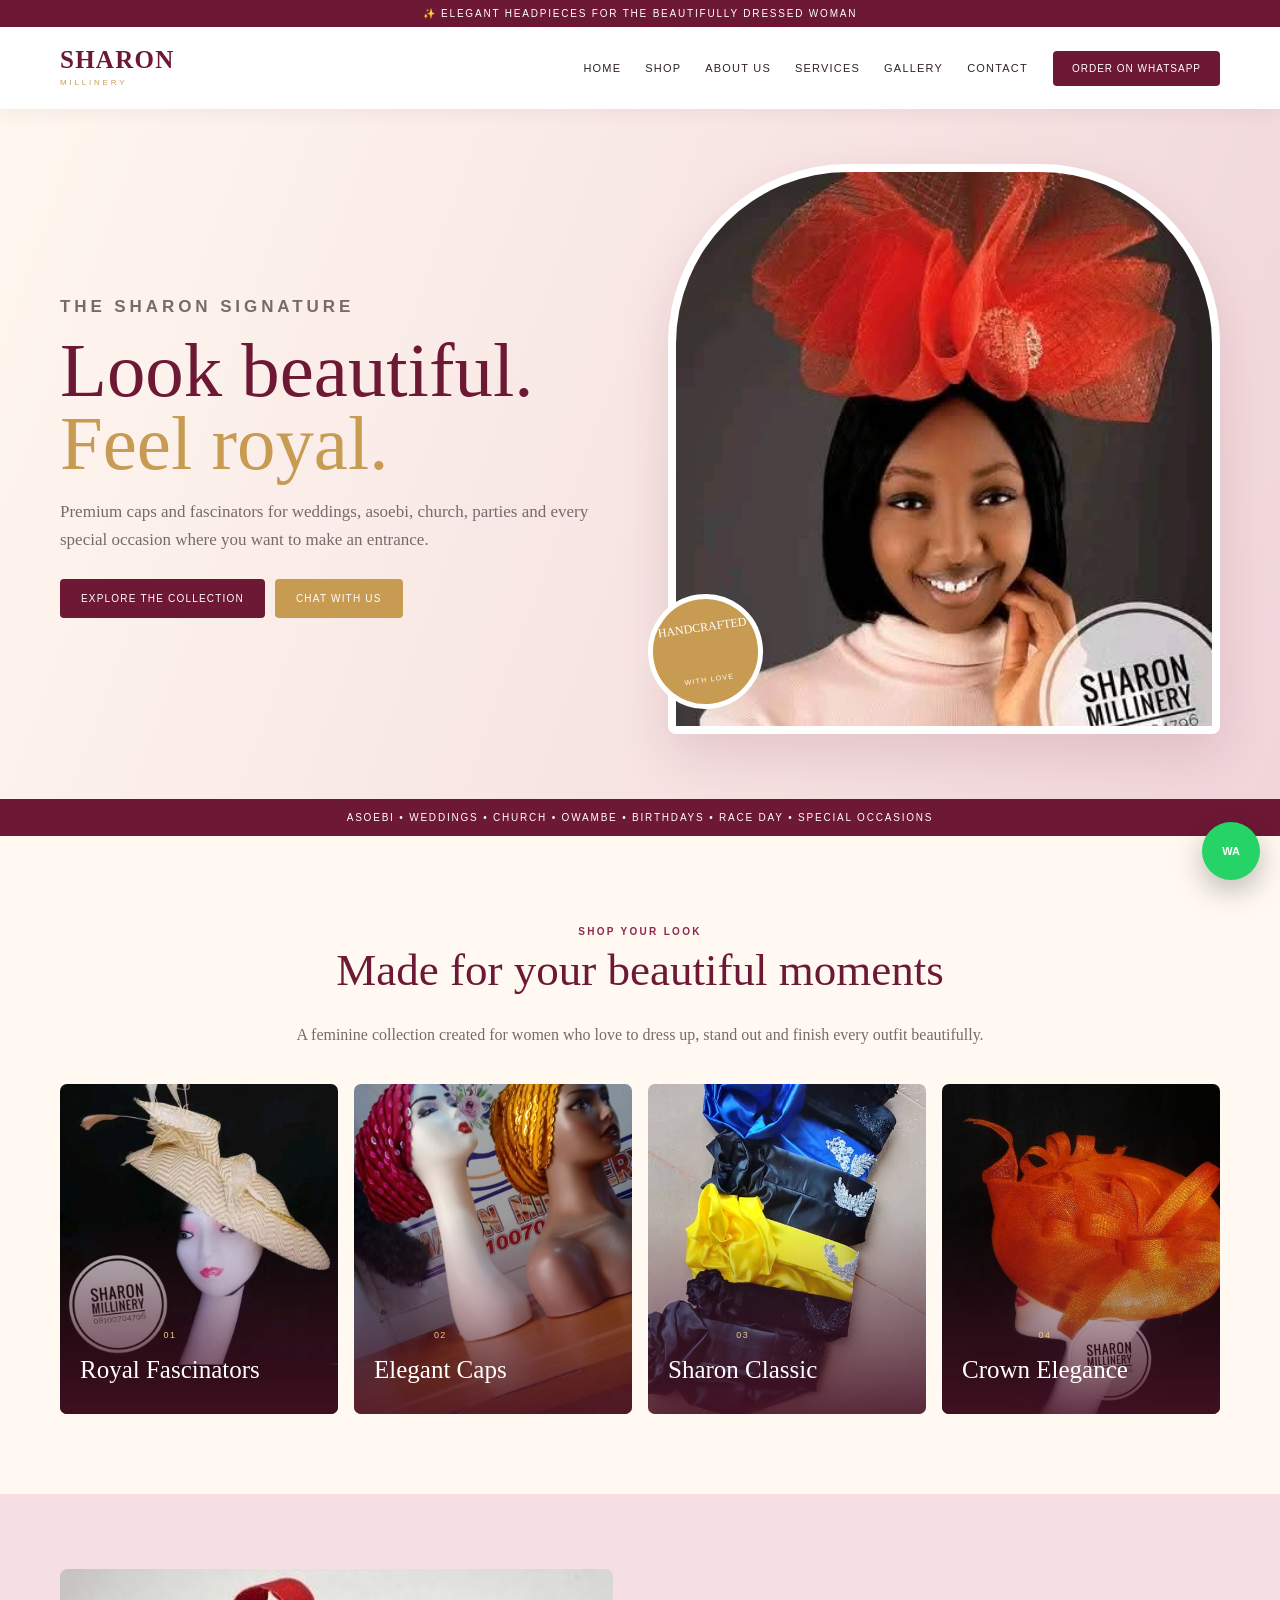
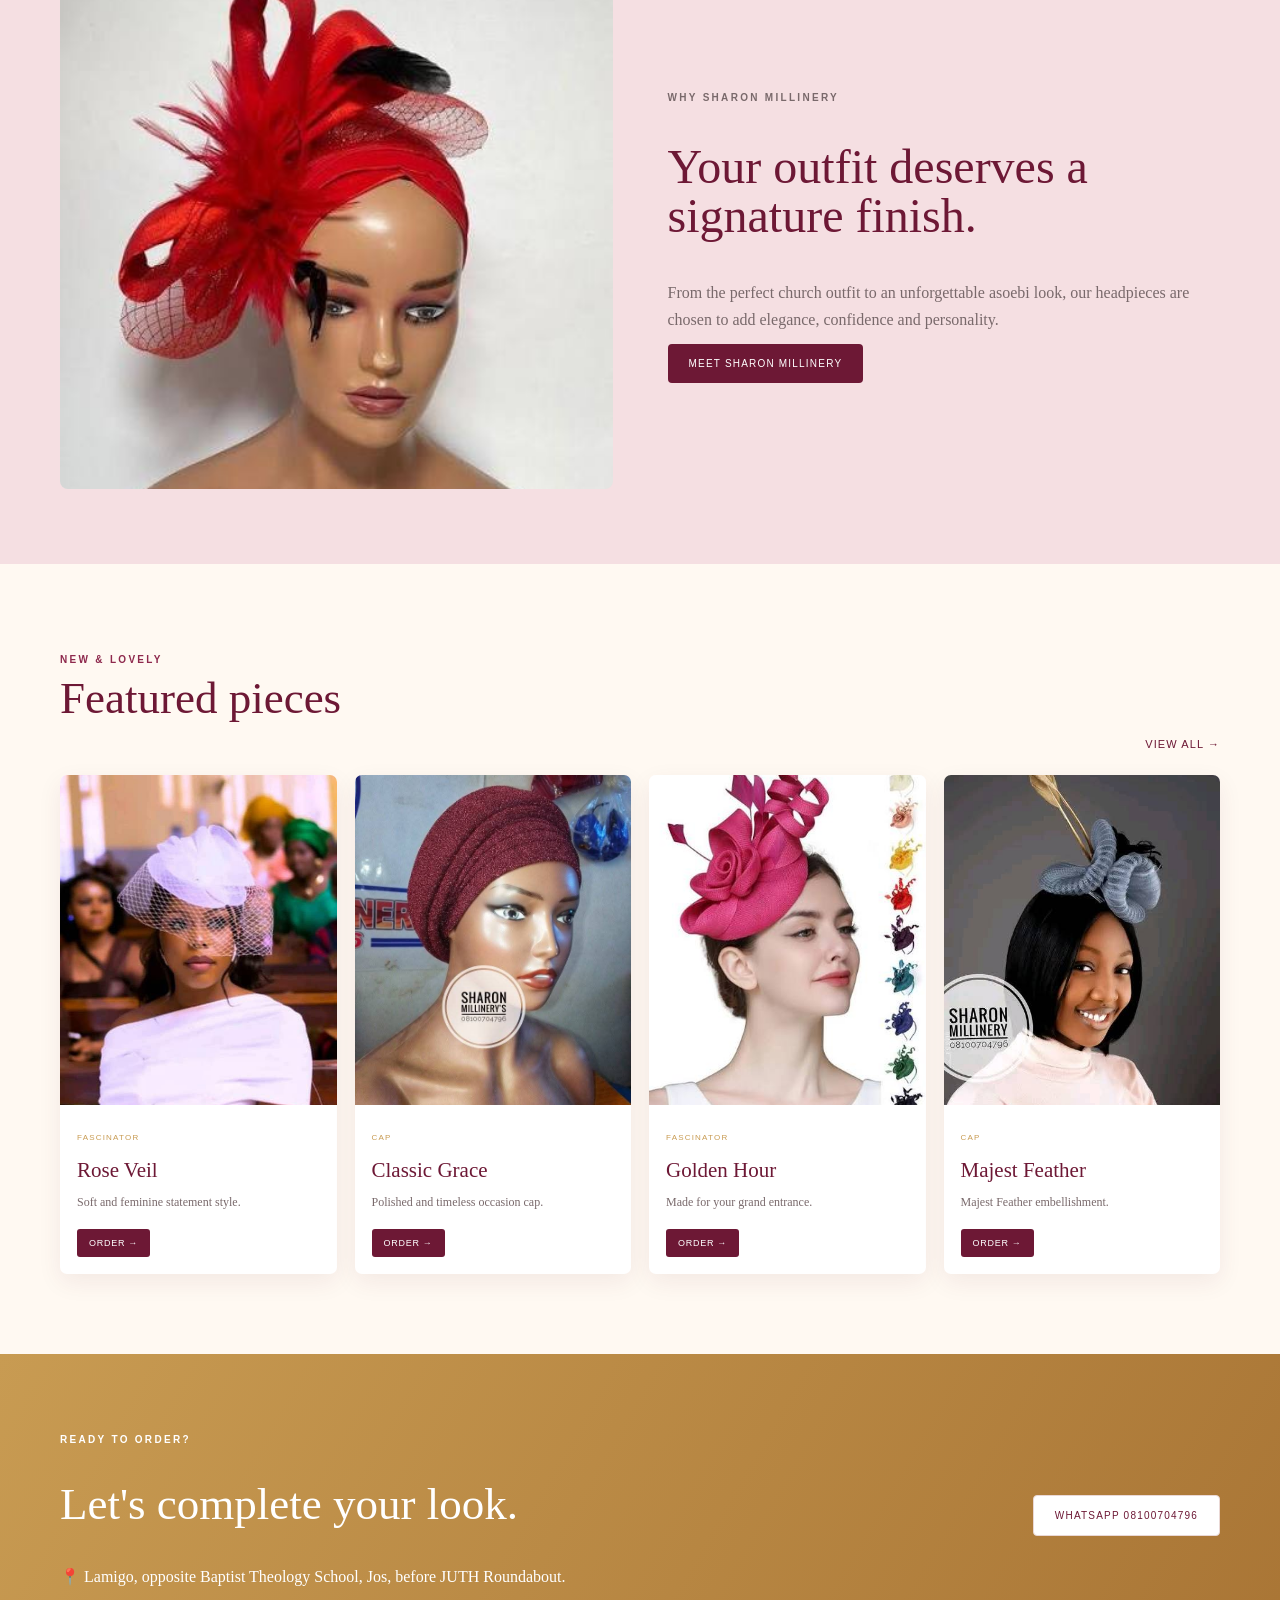
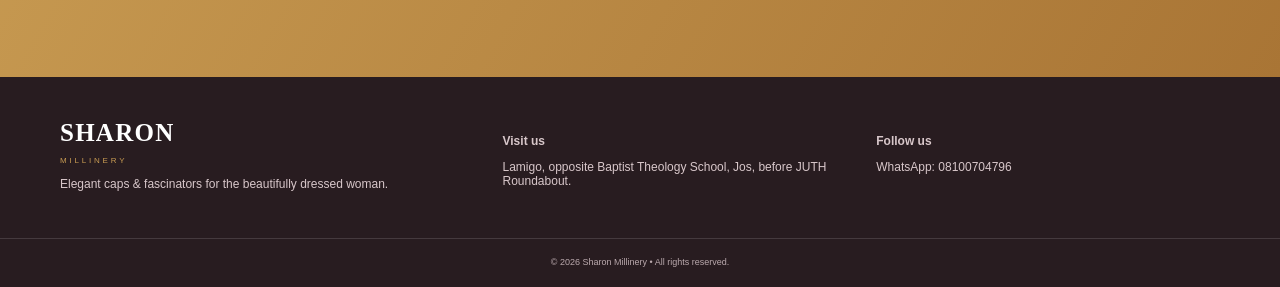
<file: index.html>
<!doctype html><html><head><meta charset="utf-8"><meta name="viewport" content="width=device-width,initial-scale=1"><title>Sharon Millinery | Elegant Nigerian Headwear</title><link rel="stylesheet" href="styles.css"></head><body>
<div class="top">✨ ELEGANT HEADPIECES FOR THE BEAUTIFULLY DRESSED WOMAN </div><header class="header"><div class="wrap nav"><a class="logo" href="index.html">SHARON<small>MILLINERY</small></a><nav class="navlinks"><a href="index.html">Home</a><a href="shop.html">Shop</a><a href="about.html">About Us</a><a href="services.html">Services</a><a href="gallery.html">Gallery</a><a href="contact.html">Contact</a></nav><a class="order" target="_blank" href="https://wa.me/2348100704796?text=Hello%20Sharon%20Millinery%2C%20I%27d%20like%20to%20place%20an%20order.">Order on WhatsApp</a><button class="menu" onclick="document.querySelector('.navlinks').classList.toggle('open')">☰</button></div></header>
<section class="hero"><div class="wrap hero-grid"><div><p class="eyebrow">THE SHARON SIGNATURE</p><h1>Look beautiful.<br><em>Feel royal.</em></h1><p>Premium caps and fascinators for weddings, asoebi, church, parties and every special occasion where you want to make an entrance.</p><div class="buttons"><a class="btn wine" href="shop.html">Explore the collection</a><a class="btn gold" target="_blank" href="https://wa.me/2348100704796?text=Hello%20Sharon%20Millinery%2C%20please%20help%20me%20choose%20a%20headpiece.">Chat with us</a></div></div><div class="hero-pic"><img src="pic 4.jpeg" alt="Elegant Nigerian occasion fashion"><div class="round-stamp">HANDCRAFTED<br><small>WITH LOVE</small></div></div></div></section>
<div class="ticker">ASOEBI • WEDDINGS • CHURCH • OWAMBE • BIRTHDAYS • RACE DAY • SPECIAL OCCASIONS</div>
<section class="section"><div class="wrap center"><p class="eyebrow">SHOP YOUR LOOK</p><h2>Made for your beautiful moments</h2><p class="intro">A feminine collection created for women who love to dress up, stand out and finish every outfit beautifully.</p><div class="categories"><a class="cat" href="shop.html#fascinators"><img src="sharon.jpeg"><div class="cat-text"><span>01</span><h3> Royal Fascinators</h3></div></a><a class="cat" href="shop.html#caps"><img src="cap 1.jpeg"><div class="cat-text"><span>02</span><h3>Elegant Caps</h3></div></a><a class="cat" href="shop.html#statement"><img src="scrunich.jpeg"><div class="cat-text"><span>03</span><h3>Sharon Classic</h3></div></a><a class="cat" href="services.html"><img src="pic 2.jpeg"><div class="cat-text"><span>04</span><h3>Crown Elegance</h3></div></a></div></div></section>
<section class="feature"><div class="wrap feature-grid"><img src="fascinator.jpg"><div><p class="eyebrow">WHY SHARON MILLINERY</p><h2>Your outfit deserves a signature finish.</h2><p>From the perfect church outfit to an unforgettable asoebi look, our headpieces are chosen to add elegance, confidence and personality.</p><a class="btn wine" href="about.html">Meet Sharon Millinery</a></div></div></section>
<section class="section"><div class="wrap"><div class="heading"><div><p class="eyebrow">NEW & LOVELY</p><h2>Featured pieces</h2></div><a class="link" href="shop.html">View all →</a></div><div class="products">
<div class="card"><div class="card-img"><img src="bridal.jpeg"></div><div class="card-body"><span class="tag">Fascinator</span><h3>Rose Veil</h3><p>Soft and feminine statement style.</p><a class="buy" target="_blank" href="https://wa.me/2348100704796?text=Hello%20Sharon%20Millinery%2C%20I%27m%20interested%20in%20Rose%20Veil.">Order →</a></div></div>
<div class="card"><div class="card-img"><img src="pic 5.jpeg"></div><div class="card-body"><span class="tag">Cap</span><h3>Classic Grace</h3><p>Polished and timeless occasion cap.</p><a class="buy" target="_blank" href="https://wa.me/2348100704796?text=Hello%20Sharon%20Millinery%2C%20I%27m%20interested%20in%20Classic%20Grace.">Order →</a></div></div>
<div class="card"><div class="card-img"><img src="cap.jpg"></div><div class="card-body"><span class="tag">Fascinator</span><h3>Golden Hour</h3><p>Made for your grand entrance.</p><a class="buy" target="_blank" href="https://wa.me/2348100704796?text=Hello%20Sharon%20Millinery%2C%20I%27m%20interested%20in%20Golden%20Hour.">Order →</a></div></div>
<div class="card"><div class="card-img"><img src="pic 3.jpeg"></div><div class="card-body"><span class="tag">Cap</span><h3>Majest Feather</h3><p>Majest Feather embellishment.</p><a class="buy" target="_blank" href="https://wa.me/2348100704796?text=Hello%20Sharon%20Millinery%2C%20I%27m%20interested%20in%20Midnight%20Pearl.">Order →</a></div></div>
</div></div></section>
<section class="contact"><div class="wrap contact-box"><div><p class="eyebrow" style="color:#fff">READY TO ORDER?</p><h2>Let's complete your look.</h2><p>📍 Lamigo, opposite Baptist Theology School, Jos, before JUTH Roundabout.</p></div><a class="btn white" target="_blank" href="https://wa.me/2348100704796?text=Hello%20Sharon%20Millinery%2C%20I%27d%20like%20to%20place%20an%20order.">WhatsApp 08100704796</a></div></section>
</main><footer class="footer"><div class="wrap foot"><div><a class="logo" style="color:#fff" href="index.html">SHARON<small>MILLINERY</small></a><p>Elegant caps & fascinators for the beautifully dressed woman.</p></div><div><p><b>Visit us</b></p><p>Lamigo, opposite Baptist Theology School, Jos, before JUTH Roundabout.</p></div><div><p><b>Follow us</b></p><p>WhatsApp: 08100704796</p></div></div><div class="copyright">© 2026 Sharon Millinery • All rights reserved.</div></footer><a class="float" target="_blank" href="https://wa.me/2348100704796?text=Hello%20Sharon%20Millinery%2C%20I%27d%20like%20to%20make%20an%20enquiry.">WA</a></body></html>
</file>
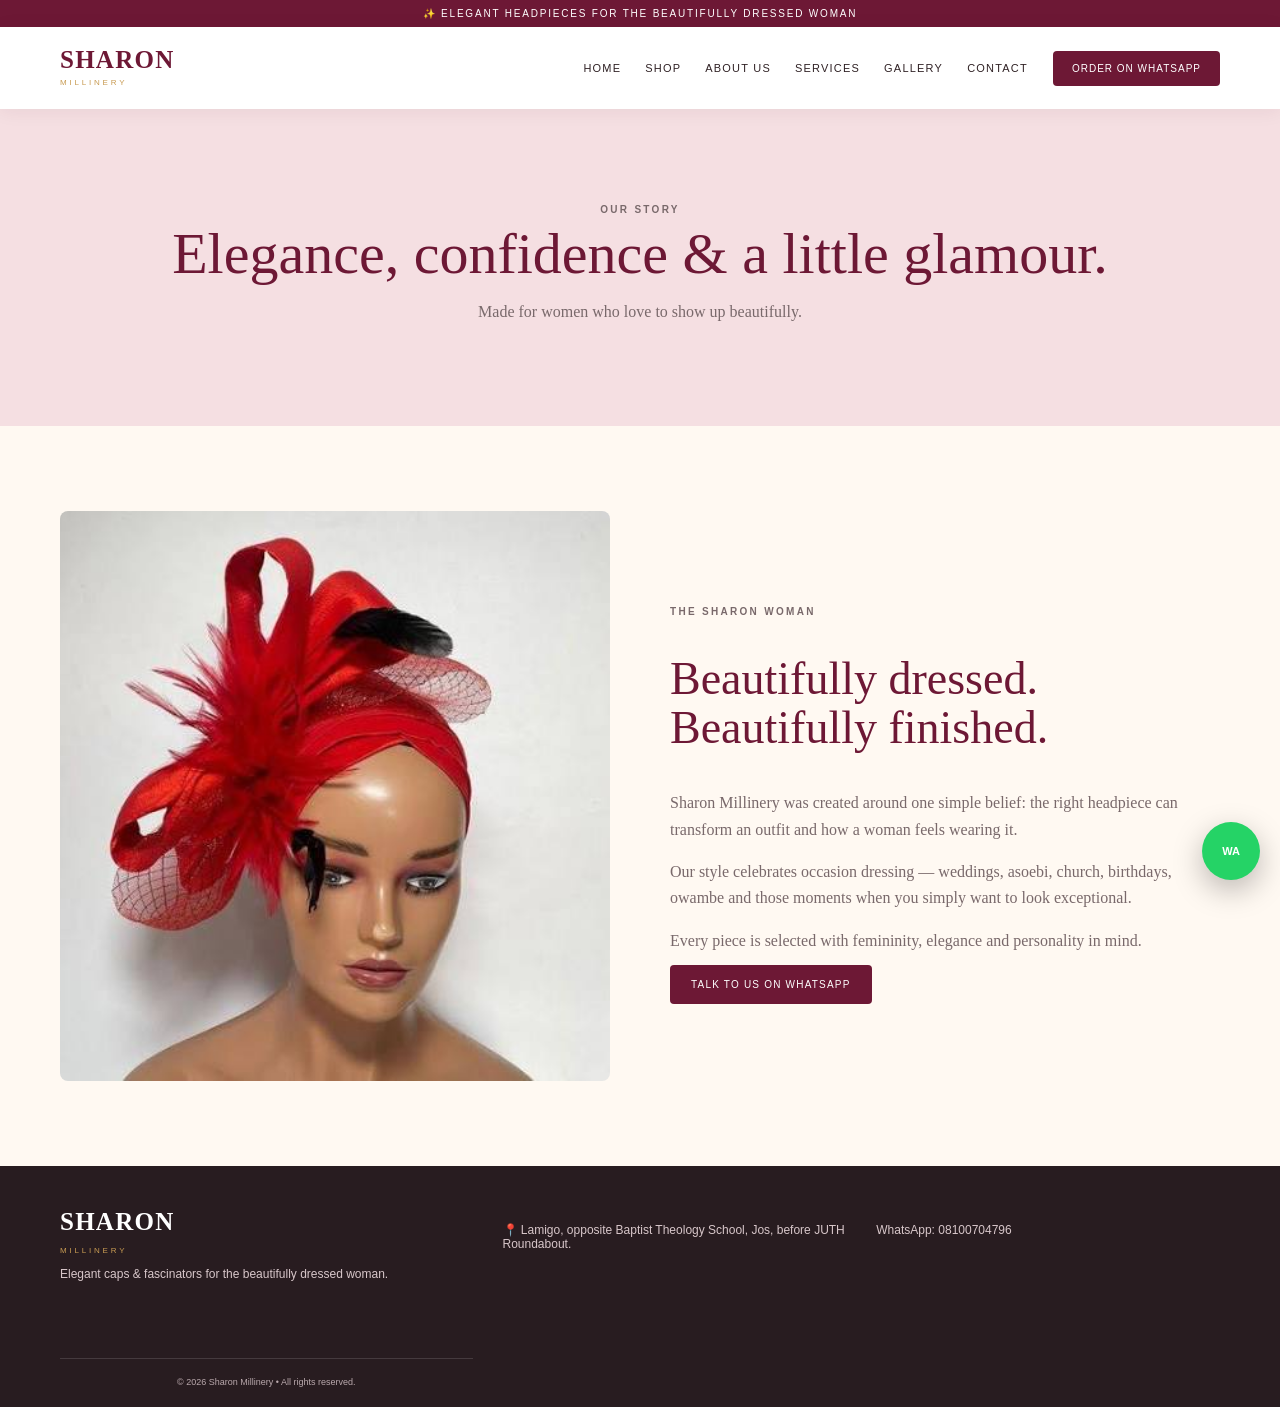
<file: about.html>
<!doctype html><html><head><meta charset="utf-8"><meta name="viewport" content="width=device-width,initial-scale=1"><title>About Us | Sharon Millinery</title><link rel="stylesheet" href="styles.css"></head><body>
<div class="top">✨ ELEGANT HEADPIECES FOR THE BEAUTIFULLY DRESSED WOMAN </div><header class="header"><div class="wrap nav"><a class="logo" href="index.html">SHARON<small>MILLINERY</small></a><nav class="navlinks"><a href="index.html">Home</a><a href="shop.html">Shop</a><a href="about.html">About Us</a><a href="services.html">Services</a><a href="gallery.html">Gallery</a><a href="contact.html">Contact</a></nav><a class="order" target="_blank" href="https://wa.me/2348100704796">Order on WhatsApp</a><button class="menu" onclick="document.querySelector('.navlinks').classList.toggle('open')">☰</button></div></header><section class="pagehero"><p class="eyebrow">OUR STORY</p><h1>Elegance, confidence & a little glamour.</h1><p>Made for women who love to show up beautifully.</p></section><section class="wrap story"><img src="fascinator.jpg"><div><p class="eyebrow">THE SHARON WOMAN</p><h2>Beautifully dressed. Beautifully finished.</h2><p>Sharon Millinery was created around one simple belief: the right headpiece can transform an outfit and how a woman feels wearing it.</p><p>Our style celebrates occasion dressing — weddings, asoebi, church, birthdays, owambe and those moments when you simply want to look exceptional.</p><p>Every piece is selected with femininity, elegance and personality in mind.</p><a class="btn wine" target="_blank" href="https://wa.me/2348100704796">Talk to us on WhatsApp</a></div></section>
<footer class="footer"><div class="wrap foot"><div><a class="logo" style="color:#fff" href="index.html">SHARON<small>MILLINERY</small></a><p>Elegant caps & fascinators for the beautifully dressed woman.</p></div><div><p>📍 Lamigo, opposite Baptist Theology School, Jos, before JUTH Roundabout.</p></div><div><p>WhatsApp: 08100704796</p></div><div class="copyright">© 2026 Sharon Millinery • All rights reserved.</div></footer><a class="float" target="_blank" href="https://wa.me/2348100704796">WA</a></body></html>
</file>
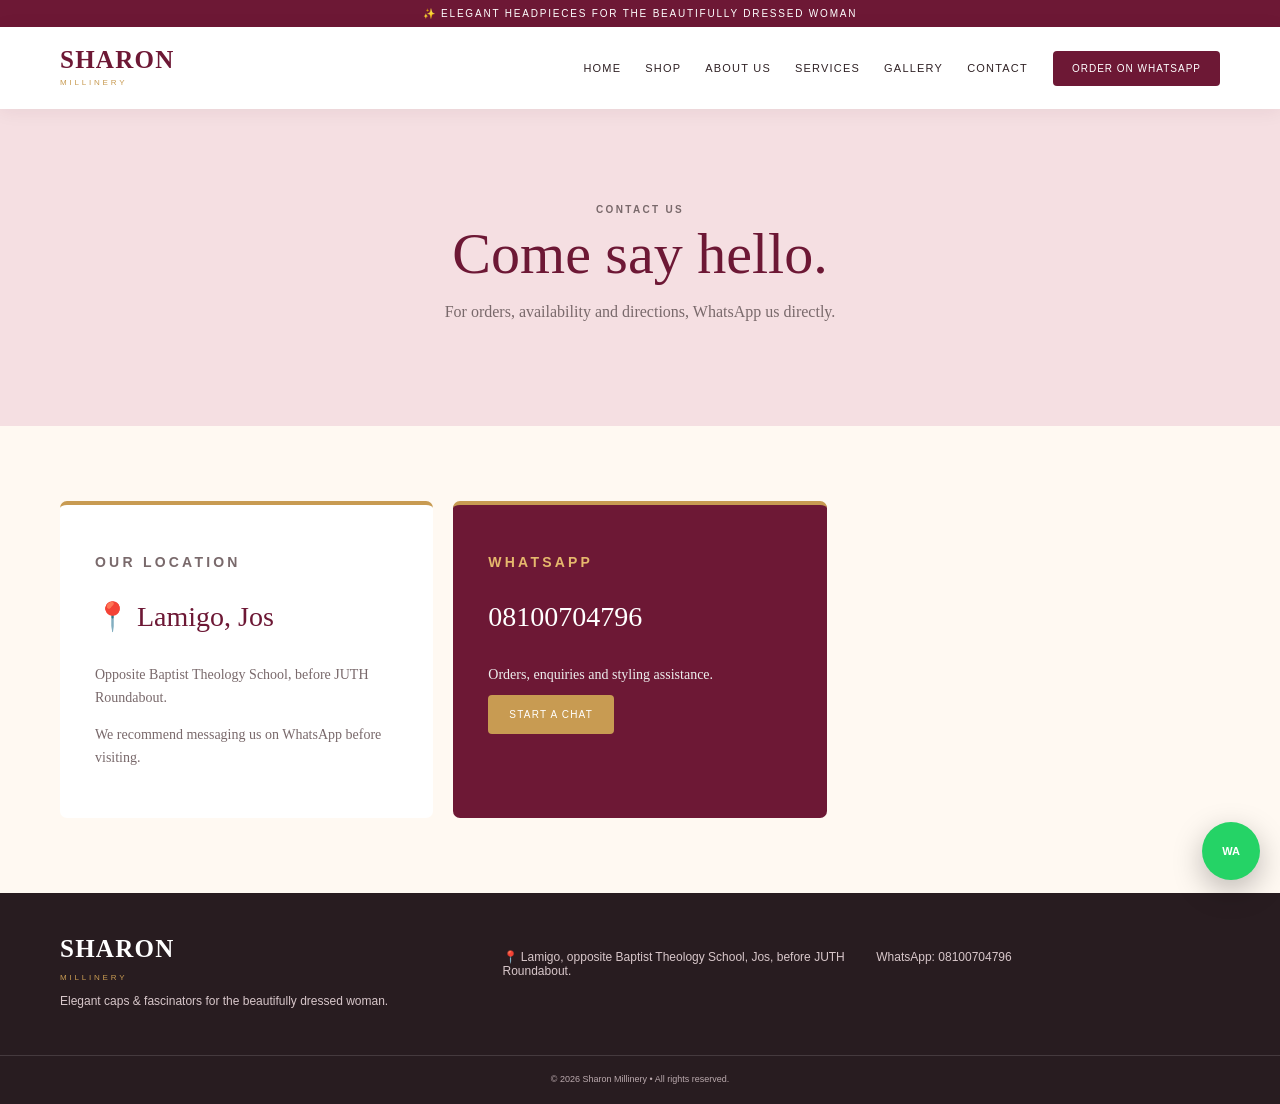
<file: contact.html>
<!doctype html><html><head><meta charset="utf-8"><meta name="viewport" content="width=device-width,initial-scale=1"><title>Contact | Sharon Millinery</title><link rel="stylesheet" href="styles.css"></head><body>
<div class="top">✨ ELEGANT HEADPIECES FOR THE BEAUTIFULLY DRESSED WOMAN </div><header class="header"><div class="wrap nav"><a class="logo" href="index.html">SHARON<small>MILLINERY</small></a><nav class="navlinks"><a href="index.html">Home</a><a href="shop.html">Shop</a><a href="about.html">About Us</a><a href="services.html">Services</a><a href="gallery.html">Gallery</a><a href="contact.html">Contact</a></nav><a class="order" target="_blank" href="https://wa.me/2348100704796"> Order on WhatsApp</a><button class="menu" onclick="document.querySelector('.navlinks').classList.toggle('open')">☰</button></div></header><section class="pagehero"><p class="eyebrow">CONTACT US</p><h1>Come say hello.</h1><p>For orders, availability and directions, WhatsApp us directly.</p></section><section class="wrap contact-grid"><div class="contact-card"><p class="eyebrow">OUR LOCATION</p><h2>📍 Lamigo, Jos</h2><p>Opposite Baptist Theology School, before JUTH Roundabout.</p><p>We recommend messaging us on WhatsApp before visiting.</p></div><div class="contact-card" style="background:var(--wine);color:#fff;border-top-color:var(--gold)"><p class="eyebrow" style="color:#e6b86d">WHATSAPP</p><h2 style="color:#fff">08100704796</h2><p style="color:#eee">Orders, enquiries and styling assistance.</p><a class="btn gold" target="_blank" href="https://wa.me/2348100704796?text=Hello%20Sharon%20Millinery%2C%20I%27d%20like%20to%20make%20an%20enquiry.">Start a chat</a></div></section>
<footer class="footer"><div class="wrap foot"><div><a class="logo" style="color:#fff" href="index.html">SHARON<small>MILLINERY</small></a><p>Elegant caps & fascinators for the beautifully dressed woman.</p></div><div><p>📍 Lamigo, opposite Baptist Theology School, Jos, before JUTH Roundabout.</p></div><div><p>WhatsApp: 08100704796</p></div></div><div class="copyright">© 2026 Sharon Millinery • All rights reserved.</div></footer><a class="float" target="_blank" href="https://wa.me/2348100704796">WA</a></body></html>
</file>
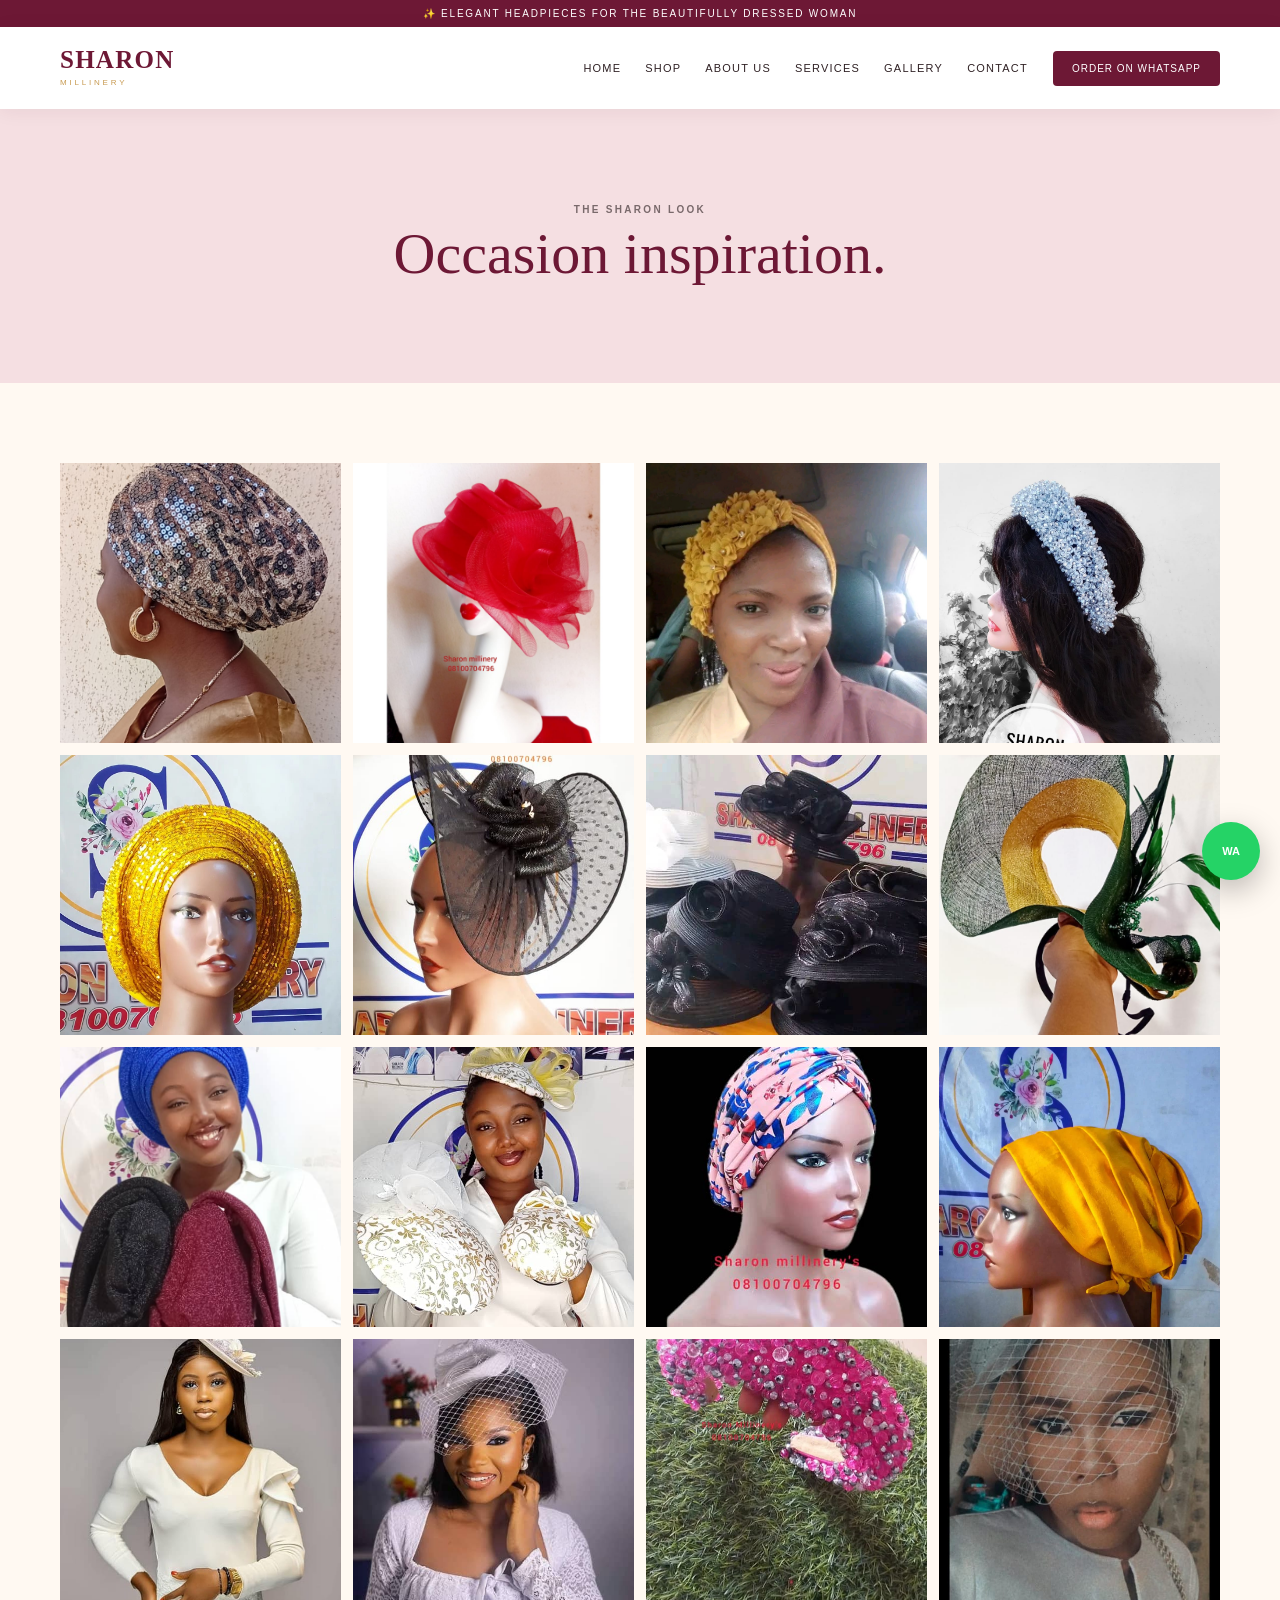
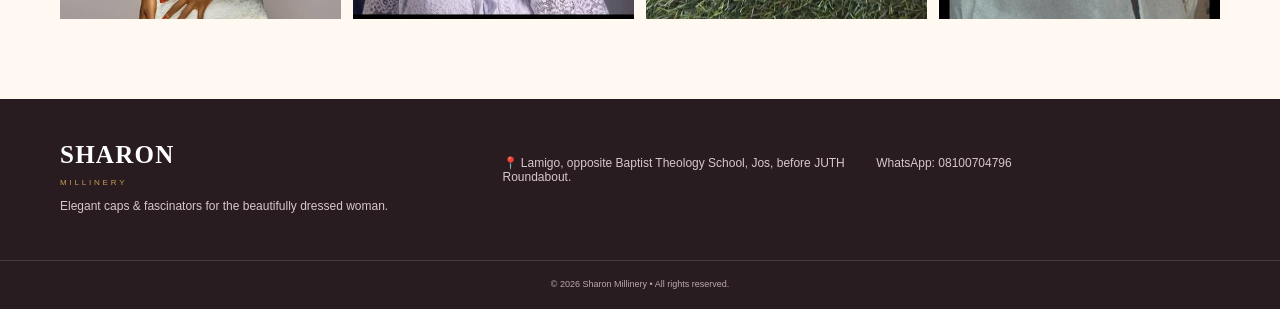
<file: gallery.html>
<!doctype html><html><head><meta charset="utf-8"><meta name="viewport" content="width=device-width,initial-scale=1"><title>Gallery | Sharon Millinery</title><link rel="stylesheet" href="styles.css"></head><body>
<div class="top">✨ ELEGANT HEADPIECES FOR THE BEAUTIFULLY DRESSED WOMAN </div><header class="header"><div class="wrap nav"><a class="logo" href="index.html">SHARON<small>MILLINERY</small></a><nav class="navlinks"><a href="index.html">Home</a><a href="shop.html">Shop</a><a href="about.html">About Us</a><a href="services.html">Services</a><a href="gallery.html">Gallery</a><a href="contact.html">Contact</a></nav><a class="order" target="_blank" href="https://wa.me/2348100704796">Order on WhatsApp</a><button class="menu" onclick="document.querySelector('.navlinks').classList.toggle('open')">☰</button></div></header><section class="pagehero"><p class="eyebrow">THE SHARON LOOK</p><h1>Occasion inspiration.</h1></section><section class="wrap section"><div class="gallery">
    <img src="gallery 1.jpeg">
    <img src="gallery 2.jpeg">
    <img src="gallery 3.jpeg">
    <img src="gallery 4.jpeg">
    <img src="gallery 5.jpeg">
    <img src="gallery 6.jpeg">
    <img src="gallery 7.jpeg">
    <img src="gallery 8.jpeg">
    <img src="gallery 9.jpeg">
    <img src="gallery 10.jpeg">
    <img src="gallery 11.jpeg">
    <img src="gallery 12.jpeg">
    <img src="gallery 13.jpeg">
    <img src="gallery 14.jpeg">
    <img src="gallery 15.jpeg">
    <img src="gallery 16.jpeg">
</div></section>
<footer class="footer"><div class="wrap foot"><div><a class="logo" style="color:#fff" href="index.html">SHARON<small>MILLINERY</small></a><p>Elegant caps & fascinators for the beautifully dressed woman.</p></div><div><p>📍 Lamigo, opposite Baptist Theology School, Jos, before JUTH Roundabout.</p></div><div><p>WhatsApp: 08100704796</p></div></div><div class="copyright">© 2026 Sharon Millinery • All rights reserved.</div></footer><a class="float" target="_blank" href="https://wa.me/2348100704796">WA</a></body></html>
</file>
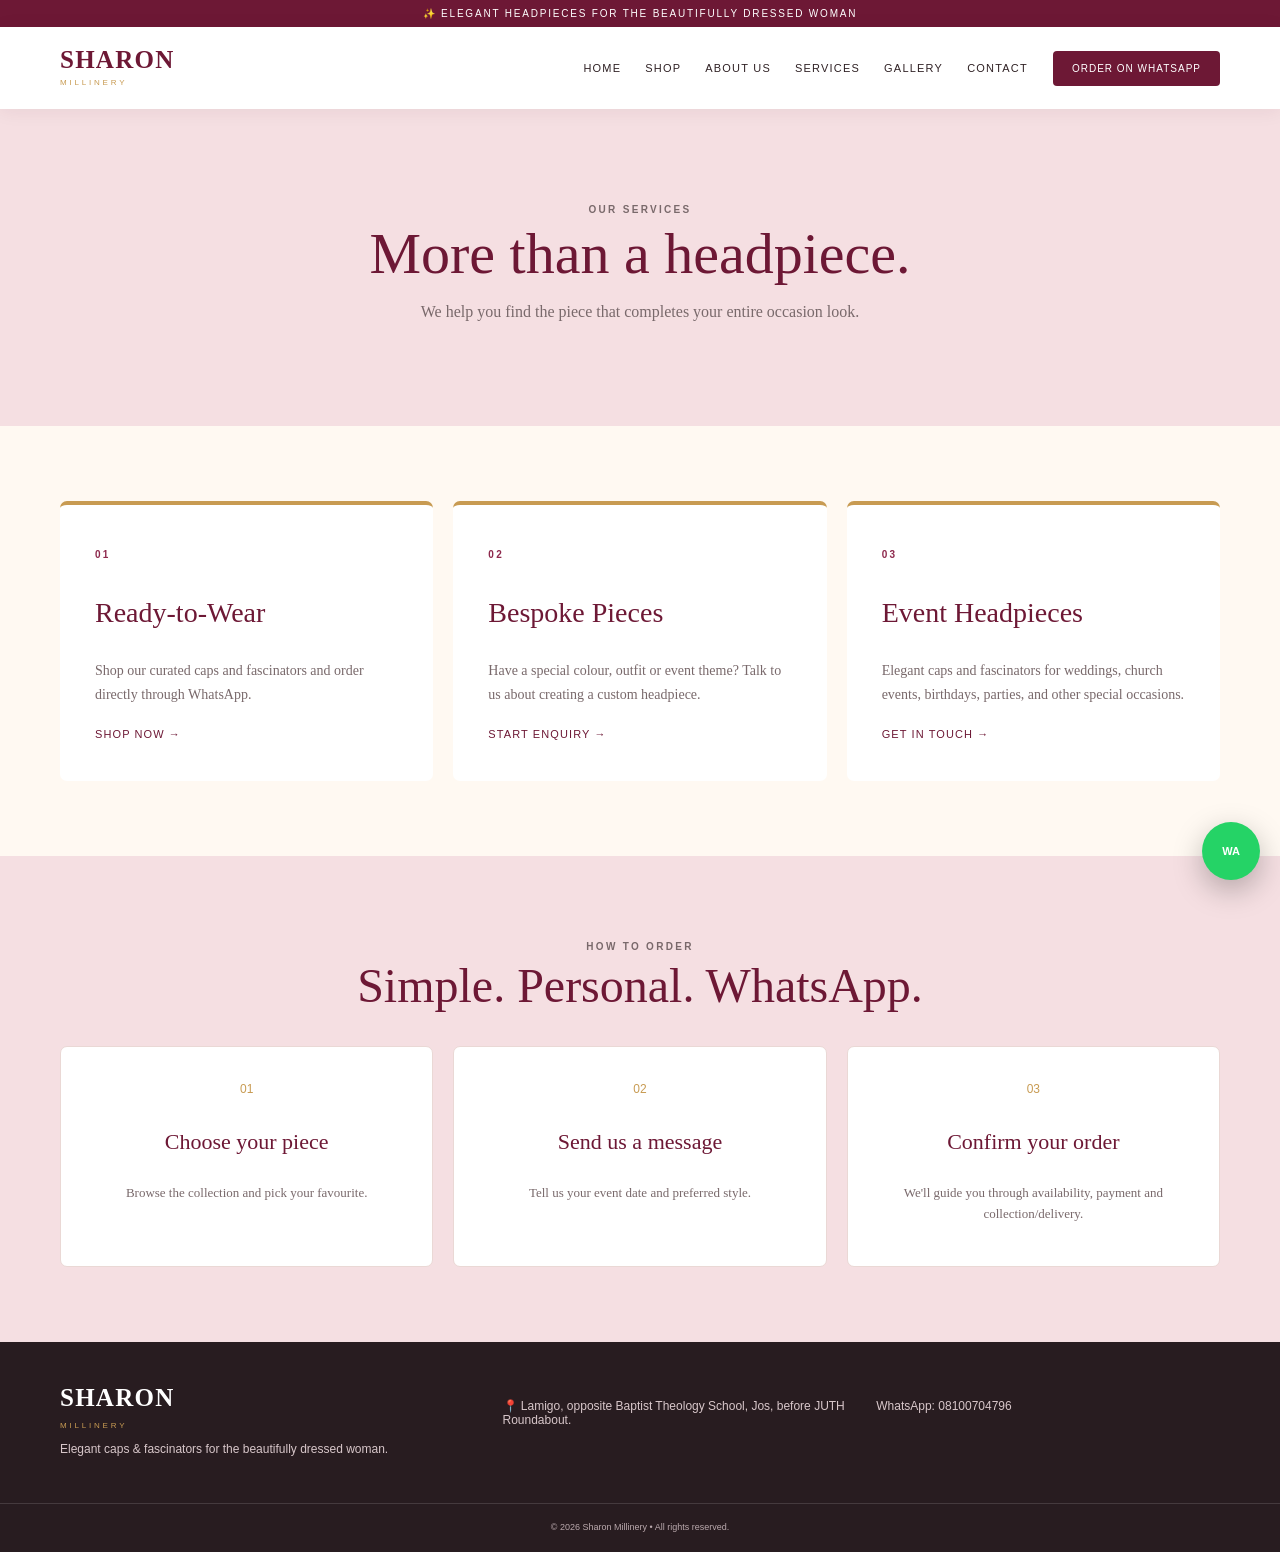
<file: services.html>
<!doctype html><html><head><meta charset="utf-8"><meta name="viewport" content="width=device-width,initial-scale=1"><title>Services | Sharon Millinery</title><link rel="stylesheet" href="styles.css"></head><body>
<div class="top">✨ ELEGANT HEADPIECES FOR THE BEAUTIFULLY DRESSED WOMAN</div><header class="header"><div class="wrap nav"><a class="logo" href="index.html">SHARON<small>MILLINERY</small></a><nav class="navlinks"><a href="index.html">Home</a><a href="shop.html">Shop</a><a href="about.html">About Us</a><a href="services.html">Services</a><a href="gallery.html">Gallery</a><a href="contact.html">Contact</a></nav><a class="order" target="_blank" href="https://wa.me/2348100704796">Order on WhatsApp</a><button class="menu" onclick="document.querySelector('.navlinks').classList.toggle('open')">☰</button></div></header><section class="pagehero"><p class="eyebrow">OUR SERVICES</p><h1>More than a headpiece.</h1><p>We help you find the piece that completes your entire occasion look.</p></section><section class="wrap service-grid"><div class="service"><span class="eyebrow">01</span><h2>Ready-to-Wear</h2><p>Shop our curated caps and fascinators and order directly through WhatsApp.</p><a class="link" href="shop.html">Shop now →</a></div><div class="service"><span class="eyebrow">02</span><h2>Bespoke Pieces</h2><p>Have a special colour, outfit or event theme? Talk to us about creating a custom headpiece.</p><a class="link" target="_blank" href="https://wa.me/2348100704796?text=Hello%20Sharon%20Millinery%2C%20I%27d%20like%20a%20tomake%20headpiece.">Start enquiry →</a></div><div class="service"><span class="eyebrow">03</span><h2>Event Headpieces</h2><p>Elegant caps and fascinators for weddings, church events, birthdays, parties, and other special occasions.</p><a class="link" target="_blank" href="https://wa.me/2348100704796?text=Hello%20Sharon%20Millinery%2C%20I%27d%20like%20make%20headwears.">Get in touch →</a></div></section><section class="feature"><div class="wrap center"><p class="eyebrow">HOW TO ORDER</p><h2 style="color:var(--wine);font-weight:500">Simple. Personal. WhatsApp.</h2><div class="steps"><div class="step"><b>01</b><h3>Choose your piece</h3><p>Browse the collection and pick your favourite.</p></div><div class="step"><b>02</b><h3>Send us a message</h3><p>Tell us your event date and preferred style.</p></div><div class="step"><b>03</b><h3>Confirm your order</h3><p>We'll guide you through availability, payment and collection/delivery.</p></div></div></div></section>
<footer class="footer"><div class="wrap foot"><div><a class="logo" style="color:#fff" href="index.html">SHARON<small>MILLINERY</small></a><p>Elegant caps & fascinators for the beautifully dressed woman.</p></div><div><p>📍 Lamigo, opposite Baptist Theology School, Jos, before JUTH Roundabout.</p></div><div><p>WhatsApp: 08100704796</p></div></div><div class="copyright">© 2026 Sharon Millinery • All rights reserved.</div></footer><a class="float" target="_blank" href="https://wa.me/2348100704796">WA</a></body></html>
</file>
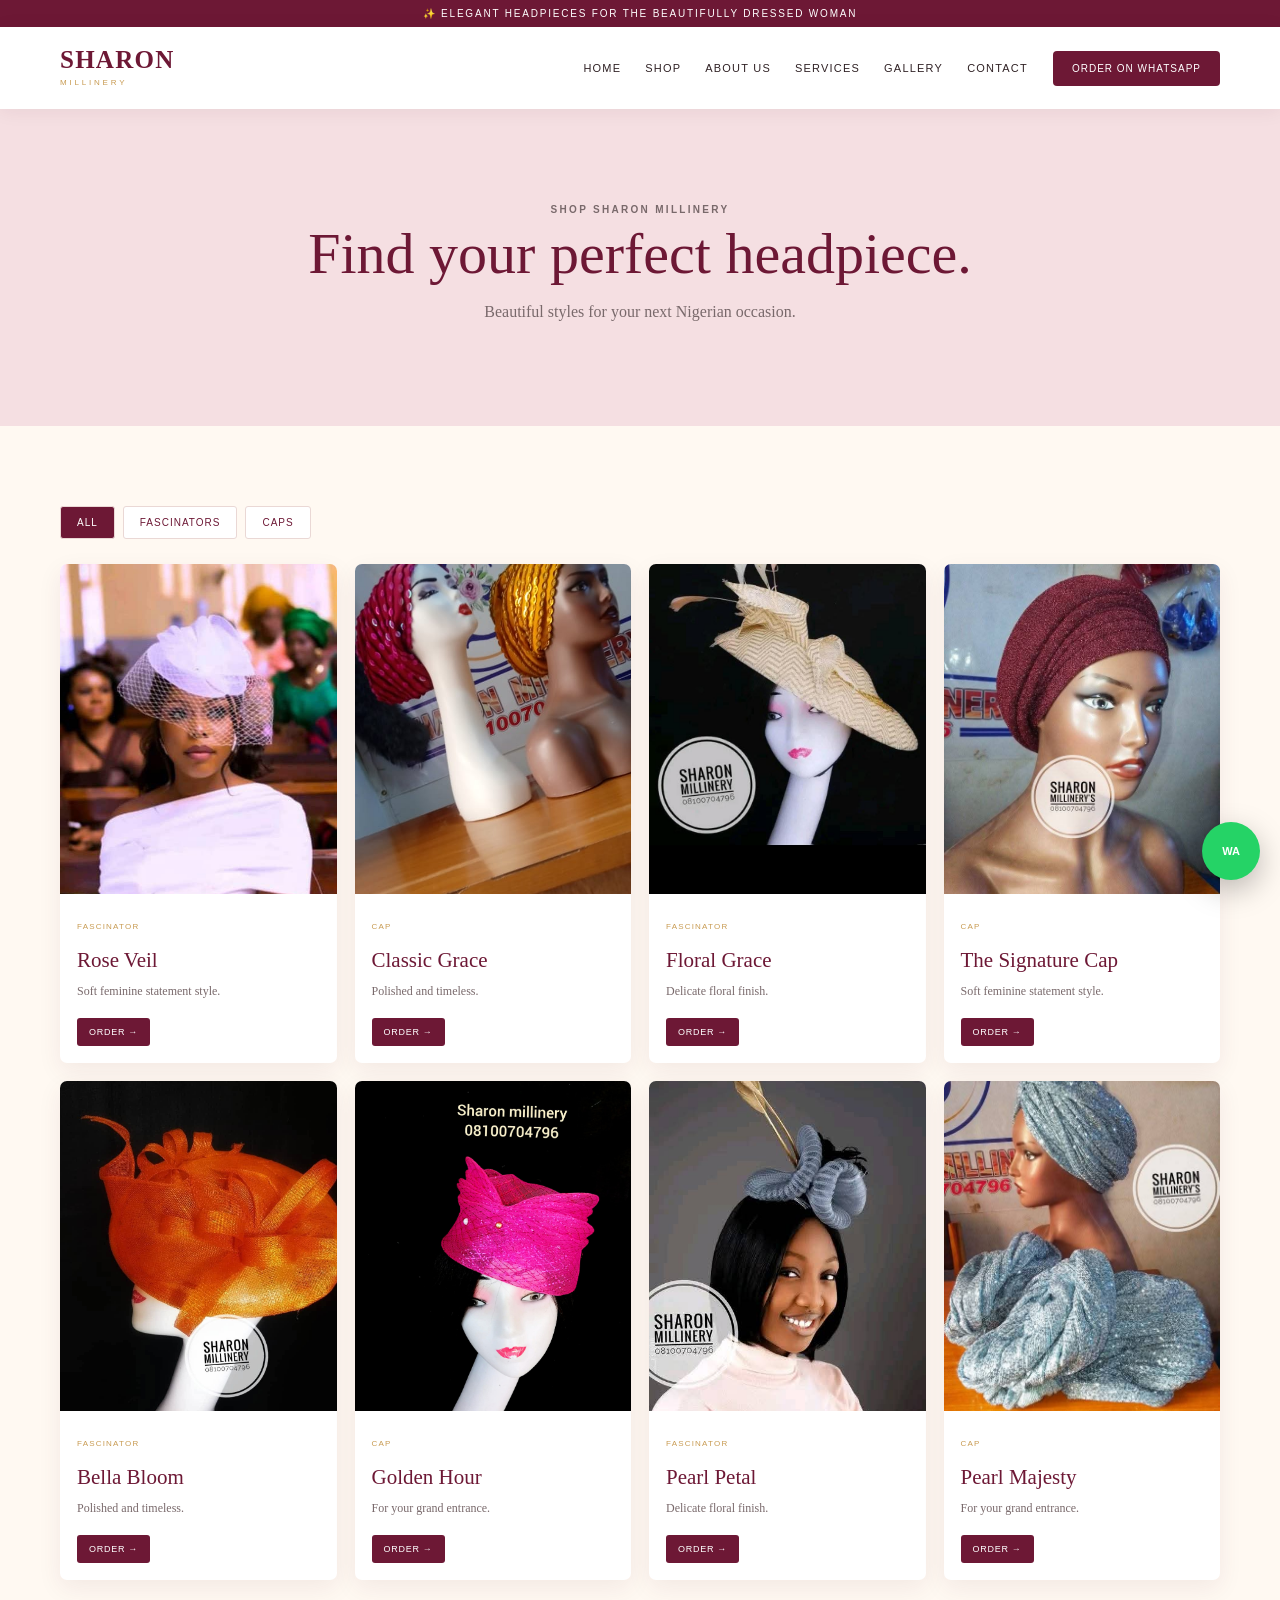
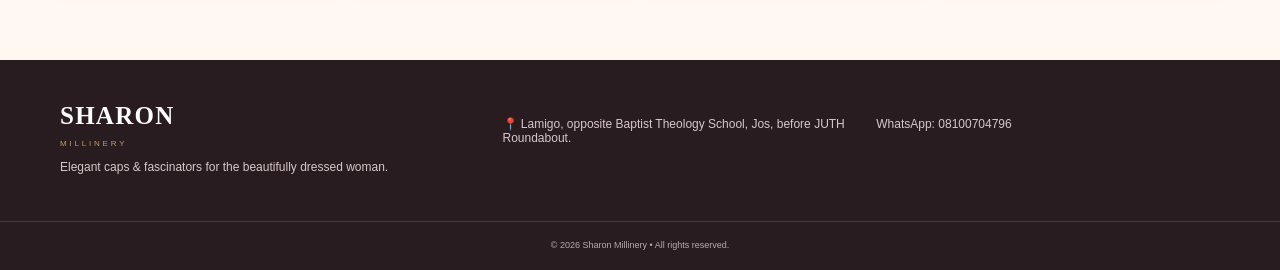
<file: shop.html>
<!doctype html><html><head><meta charset="utf-8"><meta name="viewport" content="width=device-width,initial-scale=1"><title>Shop | Sharon Millinery</title><link rel="stylesheet" href="styles.css"></head><body>
<div class="top">✨ ELEGANT HEADPIECES FOR THE BEAUTIFULLY DRESSED WOMAN</div><header class="header"><div class="wrap nav"><a class="logo" href="index.html">SHARON<small>MILLINERY</small></a><nav class="navlinks"><a href="index.html">Home</a><a href="shop.html">Shop</a><a href="about.html">About Us</a><a href="services.html">Services</a><a href="gallery.html">Gallery</a><a href="contact.html">Contact</a></nav><a class="order" target="_blank" href="https://wa.me/2348100704796">Order on WhatsApp</a><button class="menu" onclick="document.querySelector('.navlinks').classList.toggle('open')">☰</button></div></header><section class="pagehero"><p class="eyebrow">SHOP SHARON MILLINERY</p><h1>Find your perfect headpiece.</h1><p>Beautiful styles for your next Nigerian occasion.</p></section><section class="wrap section"><div class="filters"><button class="active" onclick="filter('all',this)">All</button><button onclick="filter('fascinator',this)">Fascinators</button><button onclick="filter('cap',this)">Caps</button></div><div class="products">
<div class="card" data-cat="fascinator"><div class="card-img"><img src="bridal.jpeg"></div><div class="card-body"><span class="tag">Fascinator</span><h3>Rose Veil</h3><p>Soft feminine statement style.</p><a class="buy" target="_blank" href="https://wa.me/2348100704796?text=Hello%20Sharon%20Millinery%2C%20I%27m%20interested%20in%20Fascinator.">Order →</a></div></div>
<div class="card" data-cat="cap"><div class="card-img"><img src="cap 1.jpeg"></div><div class="card-body"><span class="tag">Cap</span><h3>Classic Grace</h3><p>Polished and timeless.</p><a class="buy" target="_blank" href="https://wa.me/2348100704796?text=Hello%20Sharon%20Millinery%2C%20I%27m%20interested%20in%20Cap.">Order →</a></div></div>
<div class="card" data-cat="fascinator"><div class="card-img"><img src="sharon.jpeg"></div><div class="card-body"><span class="tag">Fascinator</span><h3>Floral Grace</h3><p>Delicate floral finish.</p><a class="buy" target="_blank" href="https://wa.me/2348100704796?text=Hello%20Sharon%20Millinery%2C%20I%27m%20interested%20in%20Fascinator.">Order →</a></div></div>
<div class="card" data-cat="cap"><div class="card-img"><img src="pic 5.jpeg"></div><div class="card-body"><span class="tag">Cap</span><h3>The Signature Cap</h3><p>Soft feminine statement style.</p><a class="buy" target="_blank" href="https://wa.me/2348100704796?text=Hello%20Sharon%20Millinery%2C%20I%27m%20interested%20in%20Cap.">Order →</a></div></div>
<div class="card" data-cat="fascinator"><div class="card-img"><img src="fas.jpeg"></div><div class="card-body"><span class="tag">Fascinator</span><h3>Bella Bloom</h3><p>Polished and timeless.</p><a class="buy" target="_blank" href="https://wa.me/2348100704796?text=Hello%20Sharon%20Millinery%2C%20I%27m%20interested%20in%20Fascinator.">Order →</a></div></div>
<div class="card" data-cat="cap"><div class="card-img"><img src="cap 3.jpeg"></div><div class="card-body"><span class="tag">Cap</span><h3>Golden Hour</h3><p>For your grand entrance.</p><a class="buy" target="_blank" href="https://wa.me/2348100704796?text=Hello%20Sharon%20Millinery%2C%20I%27m%20interested%20in%20Cap.">Order →</a></div></div>
<div class="card" data-cat="fascinator"><div class="card-img"><img src="pic 3.jpeg"></div><div class="card-body"><span class="tag">Fascinator</span><h3>Pearl Petal</h3><p>Delicate floral finish.</p><a class="buy" target="_blank" href="https://wa.me/2348100704796?text=Hello%20Sharon%20Millinery%2C%20I%27m%20interested%20in%20Fascinatoer.">Order →</a></div></div>
<div class="card" data-cat="cap"><div class="card-img"><img src="pic 1.jpeg"></div><div class="card-body"><span class="tag">Cap</span><h3>Pearl Majesty</h3><p>For your grand entrance.</p><a class="buy" target="_blank" href="https://wa.me/2348100704796?text=Hello%20Sharon%20Millinery%2C%20I%27m%20interested%20in%20Cap.">Order →</a></div></div>

</section><script>function filter(c,b){document.querySelectorAll('.filters button').forEach(x=>x.classList.remove('active'));b.classList.add('active');document.querySelectorAll('.card').forEach(x=>x.style.display=c==='all'||x.dataset.cat.includes(c)?'':'none')}</script>
<footer class="footer"><div class="wrap foot"><div><a class="logo" style="color:#fff" href="index.html">SHARON<small>MILLINERY</small></a><p>Elegant caps & fascinators for the beautifully dressed woman.</p></div><div><p>📍 Lamigo, opposite Baptist Theology School, Jos, before JUTH Roundabout.</p></div><div><p>WhatsApp: 08100704796</p></div></div><div class="copyright">© 2026 Sharon Millinery • All rights reserved.</div></footer><a class="float" target="_blank" href="https://wa.me/2348100704796">WA</a></body></html>
</file>
<file: styles.css>
:root{--wine:#6d1835;--wine2:#8e294d;--gold:#c89b52;--cream:#fff9f2;--blush:#f5dfe2;--pink:#ead0d6;--ink:#302225;--muted:#79696b;--white:#fff;--line:#ead8d5}*{box-sizing:border-box}html{scroll-behavior:smooth}body{margin:0;background:var(--cream);color:var(--ink);font-family:Georgia,"Times New Roman",serif;line-height:1.65}a{text-decoration:none;color:inherit}img{width:100%;display:block;object-fit:cover}.wrap{width:min(1160px,92%);margin:auto}.top{background:var(--wine);color:#fff;text-align:center;padding:8px;font:10px Arial;letter-spacing:.18em}.header{background:#fff;position:sticky;top:0;z-index:20;box-shadow:0 2px 18px #4d1b2b12}.nav{min-height:82px;display:flex;align-items:center;gap:25px}.logo{font-weight:bold;font-size:25px;color:var(--wine);letter-spacing:.05em;line-height:.9}.logo small{display:block;color:var(--gold);font:8px Arial;letter-spacing:.35em;margin-top:7px}.navlinks{margin-left:auto;display:flex;gap:24px;font:11px Arial;text-transform:uppercase;letter-spacing:.11em}.navlinks a:hover{color:var(--wine2)}.order{background:var(--wine);color:#fff;padding:12px 19px;border-radius:4px;font:10px Arial;letter-spacing:.1em;text-transform:uppercase}.menu{display:none;border:0;background:none;font-size:24px}.hero{background:linear-gradient(110deg,#fff7ef,#f0d5d9);padding:55px 0 65px}.hero-grid{display:grid;grid-template-columns:1fr 1fr;gap:55px;align-items:center}.eyebrow{font:10px Arial;color:var(--wine2);letter-spacing:.23em;text-transform:uppercase;font-weight:bold}.hero h1{font-size:clamp(48px,6vw,80px);line-height:.96;font-weight:500;color:var(--wine);margin:13px 0}.hero h1 em{color:var(--gold);font-style:normal}.hero p{color:var(--muted);font-size:17px;max-width:540px}.buttons{display:flex;gap:10px;margin-top:25px;flex-wrap:wrap}.btn{padding:14px 21px;border-radius:4px;font:10px Arial;letter-spacing:.12em;text-transform:uppercase}.btn.wine{background:var(--wine);color:#fff}.btn.gold{background:var(--gold);color:#fff}.btn.white{background:#fff;color:var(--wine);border:1px solid var(--line)}.hero-pic{height:570px;position:relative}.hero-pic img{height:100%;border-radius:180px 180px 8px 8px;border:8px solid #fff;box-shadow:0 20px 50px #6d183522}.round-stamp{position:absolute;left:-20px;bottom:25px;background:var(--gold);color:#fff;width:115px;height:115px;border-radius:50%;display:grid;place-items:center;text-align:center;font-size:12px;line-height:1.2;transform:rotate(-8deg);border:5px solid #fff}.round-stamp small{font:7px Arial;letter-spacing:.18em}.ticker{background:var(--wine);color:#fff;padding:13px 0;overflow:hidden;white-space:nowrap;font:10px Arial;letter-spacing:.18em;text-align:center}.section{padding:80px 0}.center{text-align:center}.center h2,.heading h2{font-size:45px;color:var(--wine);font-weight:500;line-height:1.05;margin:7px 0 28px}.intro{max-width:700px;margin:auto;color:var(--muted)}.categories{display:grid;grid-template-columns:repeat(4,1fr);gap:16px;margin-top:35px}.cat{height:330px;position:relative;overflow:hidden;border-radius:7px}.cat img{height:100%;transition:.4s}.cat:after{content:"";position:absolute;inset:0;background:linear-gradient(transparent 40%,#4a1226d9)}.cat:hover img{transform:scale(1.05)}.cat-text{position:absolute;bottom:20px;left:20px;color:#fff;z-index:2}.cat-text span{font:9px Arial;letter-spacing:.15em;color:#f0c982}.cat-text h3{font-size:25px;margin:3px 0;font-weight:500}.heading{display:flex;justify-content:space-between;align-items:end;margin-bottom:25px}.link{color:var(--wine);font:11px Arial;letter-spacing:.1em;text-transform:uppercase}.products{display:grid;grid-template-columns:repeat(4,1fr);gap:18px}.card{background:#fff;border-radius:7px;overflow:hidden;box-shadow:0 8px 25px #5c203013}.card-img{height:330px;overflow:hidden}.card-img img{height:100%;transition:.4s}.card:hover img{transform:scale(1.04)}.card-body{padding:17px}.tag{font:8px Arial;color:var(--gold);letter-spacing:.15em;text-transform:uppercase}.card h3{font-size:21px;color:var(--wine);font-weight:500;margin:5px 0}.card p{font-size:12px;color:var(--muted);margin:0 0 12px}.price{font:bold 14px Arial;color:var(--ink)}.buy{float:right;color:var(--wine);font:9px Arial;letter-spacing:.08em;text-transform:uppercase;padding-top:2px}.feature{background:var(--blush);padding:75px 0}.feature-grid{display:grid;grid-template-columns:1fr 1fr;gap:55px;align-items:center}.feature img{height:520px;border-radius:8px}.feature h2{font-size:48px;color:var(--wine);line-height:1.02;font-weight:500}.feature p{color:var(--muted)}.steps{display:grid;grid-template-columns:repeat(3,1fr);gap:20px;margin-top:35px}.step{background:#fff;border:1px solid var(--line);padding:28px;border-radius:7px}.step b{color:var(--gold);font:12px Arial}.step h3{color:var(--wine);font-size:22px;font-weight:500}.step p{color:var(--muted);font-size:13px}.testimonials{background:var(--wine);color:#fff}.test-grid{display:grid;grid-template-columns:repeat(3,1fr);gap:20px}.quote{background:#fff;color:var(--ink);padding:30px;border-radius:7px}.quote p{font-size:15px;font-style:italic}.quote strong{color:var(--wine);font:11px Arial}.insta{background:#fff0f2}.insta-grid{display:grid;grid-template-columns:repeat(5,1fr);gap:10px}.insta-grid img{height:210px}.contact{background:linear-gradient(120deg,var(--gold),#a97535);color:#fff;padding:70px 0}.contact-box{display:flex;justify-content:space-between;gap:30px;align-items:center}.contact h2{font-size:45px;font-weight:500;line-height:1}.contact p{max-width:600px}.footer{background:#281c20;color:#fff;padding:45px 0 20px}.foot{display:grid;grid-template-columns:1.2fr 1fr 1fr;gap:30px}.foot p{font:12px Arial;color:#d8c7ca}.copyright{text-align:center;border-top:1px solid #ffffff22;padding-top:18px;margin-top:35px;font:9px Arial;color:#baa9ad}.float{position:fixed;right:20px;bottom:20px;background:#25d366;color:#fff;width:58px;height:58px;border-radius:50%;display:grid;place-items:center;font:bold 11px Arial;z-index:30;box-shadow:0 10px 30px #0004}.pagehero{text-align:center;background:var(--blush);padding:85px 20px}.pagehero h1{font-size:58px;color:var(--wine);font-weight:500;line-height:1;margin:8px auto 15px}.pagehero p{color:var(--muted)}.story{display:grid;grid-template-columns:1fr 1fr;gap:60px;align-items:center;padding:85px 0}.story img{height:570px;border-radius:8px}.story h2{font-size:46px;color:var(--wine);font-weight:500;line-height:1.05}.story p{color:var(--muted)}.service-grid,.contact-grid{display:grid;grid-template-columns:repeat(3,1fr);gap:20px;padding:75px 0}.service,.contact-card{background:#fff;padding:35px;border-radius:7px;border-top:4px solid var(--gold);min-height:280px}.service h2,.contact-card h2{color:var(--wine);font-size:28px;font-weight:500}.service p,.contact-card p{color:var(--muted);font-size:14px}.filters{display:flex;gap:8px;flex-wrap:wrap;margin-bottom:25px}.filters button{background:#fff;border:1px solid var(--line);padding:10px 16px;border-radius:3px;font:10px Arial;text-transform:uppercase;letter-spacing:.1em;color:var(--wine)}.filters button.active{background:var(--wine);color:#fff}.gallery{display:grid;grid-template-columns:repeat(4,1fr);gap:12px}.gallery img{height:280px}@media(max-width:850px){.navlinks{display:none;position:absolute;left:0;right:0;top:82px;background:#fff;padding:20px;flex-direction:column;box-shadow:0 10px 20px #0001}.navlinks.open{display:flex}.menu{display:block;margin-left:auto}.nav>.order{display:none}.hero-grid,.feature-grid,.story{grid-template-columns:1fr}.hero-pic{height:470px}.categories,.products,.steps,.test-grid,.service-grid,.contact-grid{grid-template-columns:repeat(2,1fr)}.insta-grid{grid-template-columns:repeat(3,1fr)}.contact-box{display:block}.contact .btn{margin-top:15px}.foot{grid-template-columns:1fr 1fr}}@media(max-width:560px){.hero h1{font-size:49px}.section{padding:60px 0}.categories,.products,.steps,.test-grid,.service-grid,.contact-grid,.foot{grid-template-columns:1fr}.categories .cat{height:380px}.products .card-img{height:360px}.center h2,.heading h2{font-size:36px}.feature h2,.contact h2{font-size:39px}.insta-grid{grid-template-columns:repeat(2,1fr)}.pagehero h1{font-size:45px}.story img{height:430px}}
.card-body .buy{display:inline-block;float:none;margin-top:4px;background:var(--wine);color:#fff;padding:9px 12px;border-radius:3px}.card-body .buy:hover{background:var(--wine2)}
</file>
